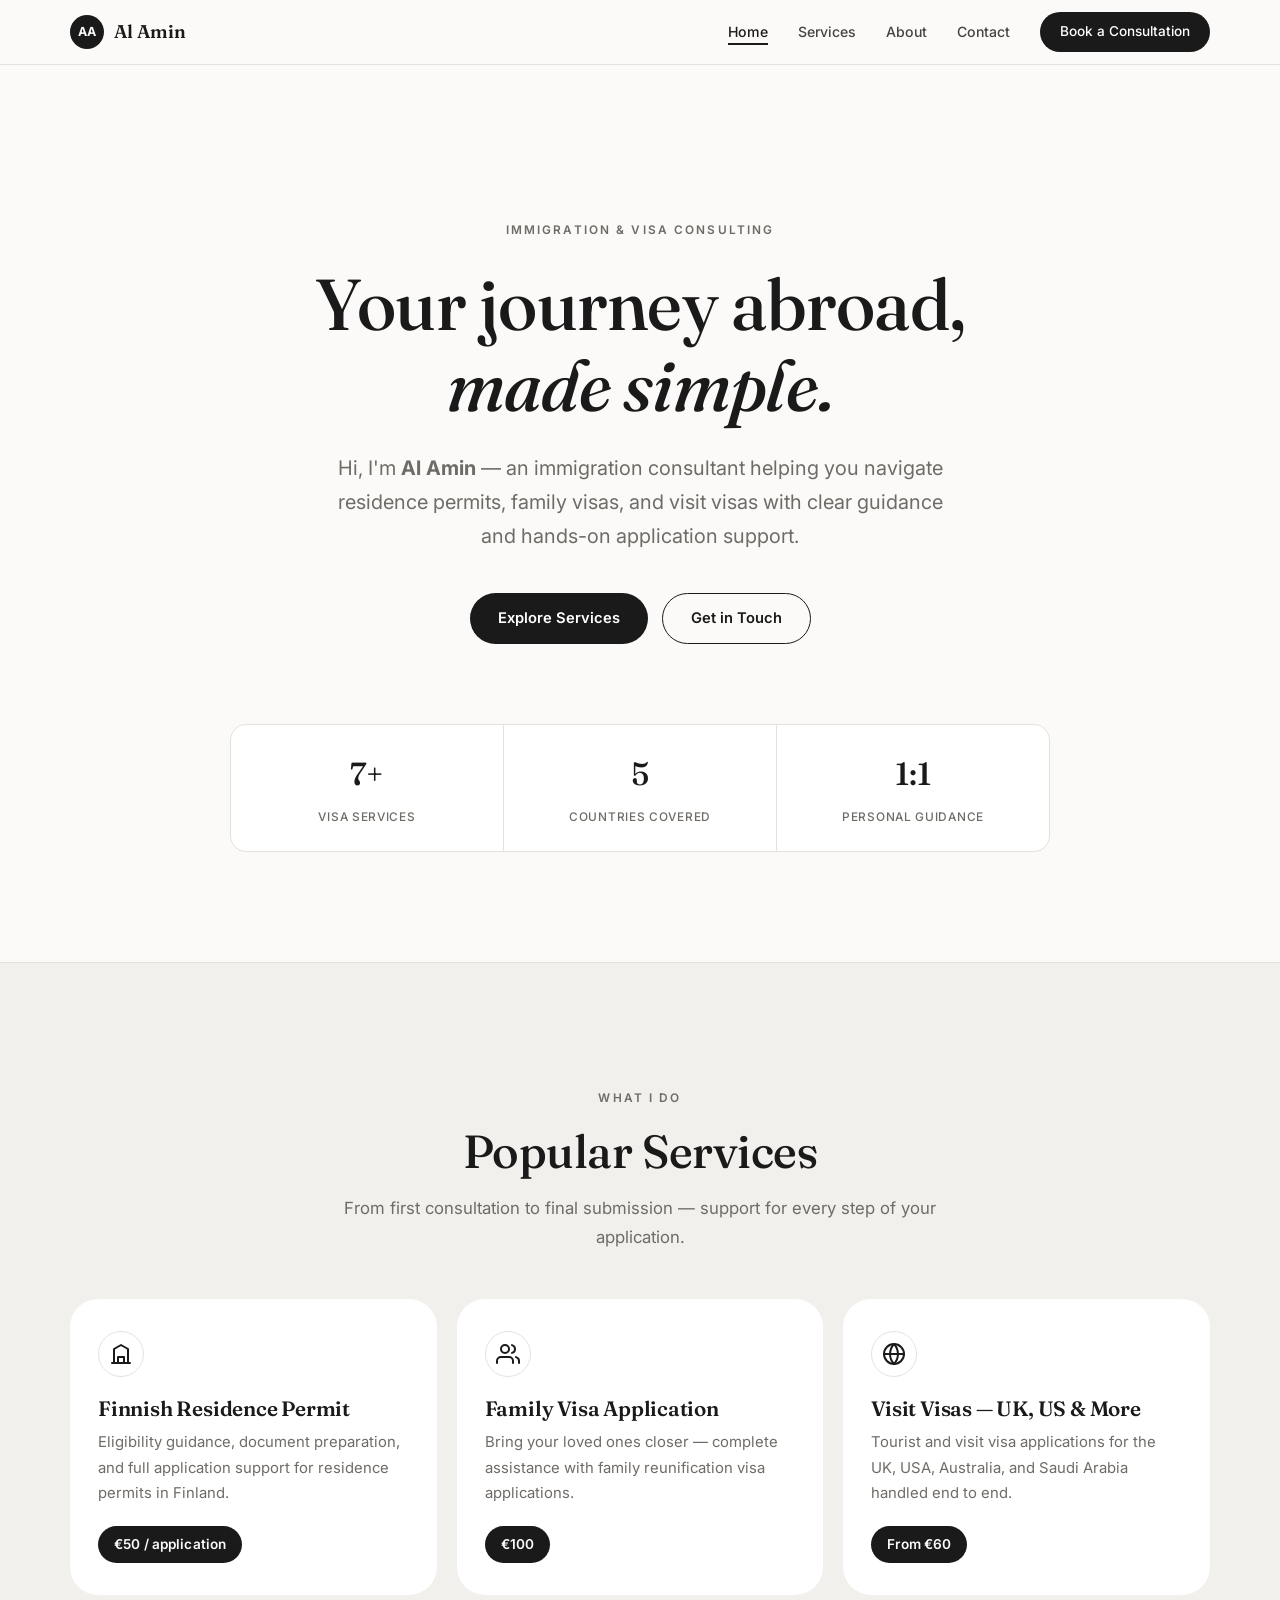
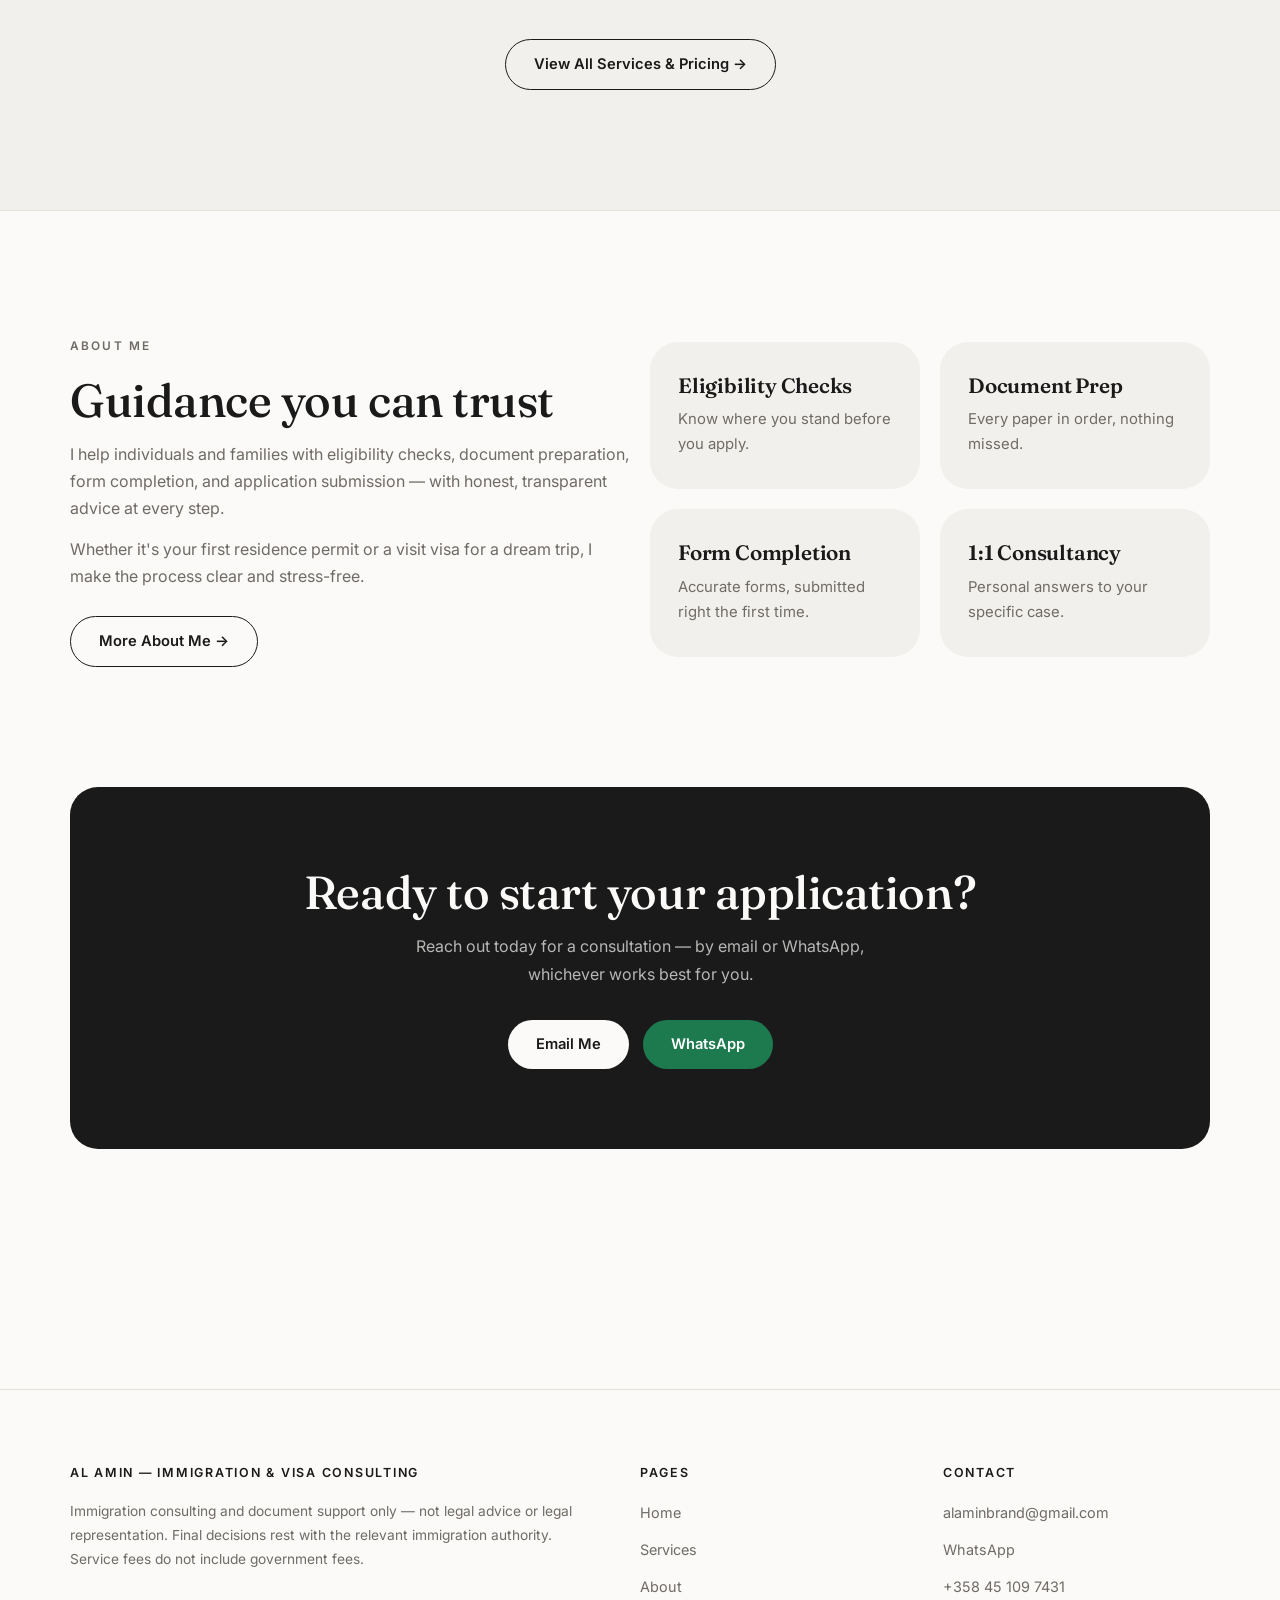
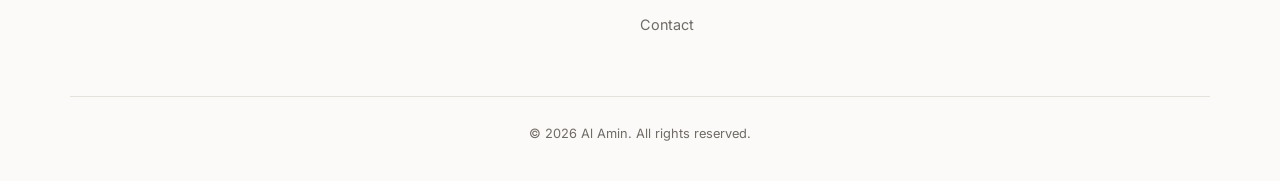
<file: index.html>
<!DOCTYPE html>
<html lang="en">
<head>
    <meta charset="UTF-8">
    <meta name="viewport" content="width=device-width, initial-scale=1.0">
    <title>Al Amin | Immigration & Visa Consultant</title>
    <meta name="description" content="Al Amin — Immigration & visa consulting: Finnish residence permits, family visas, UK/US/Australia visit visas, Saudi eVisa, and expert immigration guidance.">
    <link rel="preconnect" href="https://fonts.googleapis.com">
    <link rel="preconnect" href="https://fonts.gstatic.com" crossorigin>
    <link href="https://fonts.googleapis.com/css2?family=Inter:wght@400;500;600&family=Fraunces:ital,opsz,wght@0,9..144,500;0,9..144,600;1,9..144,500&display=swap" rel="stylesheet">
    <link rel="stylesheet" href="css/style.css?v=2">
</head>
<body>

    <!-- Navigation -->
    <nav class="nav">
        <div class="container nav-inner">
            <a href="index.html" class="brand"><span class="brand-mark">AA</span> Al Amin</a>
            <ul class="nav-links">
                <li><a href="index.html" class="active">Home</a></li>
                <li><a href="services.html">Services</a></li>
                <li><a href="about.html">About</a></li>
                <li><a href="contact.html">Contact</a></li>
                <li class="nav-cta"><a href="contact.html" class="btn btn-primary">Book a Consultation</a></li>
            </ul>
            <button class="nav-toggle" aria-label="Toggle menu" aria-expanded="false">
                <span></span><span></span><span></span>
            </button>
        </div>
        <div class="mobile-menu">
            <div class="container">
                <ul>
                    <li><a href="index.html" class="active">Home</a></li>
                    <li><a href="services.html">Services</a></li>
                    <li><a href="about.html">About</a></li>
                    <li><a href="contact.html">Contact</a></li>
                </ul>
            </div>
        </div>
    </nav>

    <!-- Hero -->
    <header class="hero">
        <div class="container hero-inner">
            <span class="section-kicker">Immigration &amp; Visa Consulting</span>
            <h1>Your journey abroad,<br><span class="grad-text">made simple.</span></h1>
            <p class="lead">Hi, I'm <strong>Al Amin</strong> — an immigration consultant helping you navigate residence permits, family visas, and visit visas with clear guidance and hands-on application support.</p>
            <div class="hero-actions">
                <a href="services.html" class="btn btn-primary">Explore Services</a>
                <a href="contact.html" class="btn btn-outline">Get in Touch</a>
            </div>
            <div class="hero-stats">
                <div class="stat"><strong>7+</strong><span>Visa Services</span></div>
                <div class="stat"><strong>5</strong><span>Countries Covered</span></div>
                <div class="stat"><strong>1:1</strong><span>Personal Guidance</span></div>
            </div>
        </div>
    </header>

    <!-- Services teaser -->
    <section class="section-alt">
        <div class="container">
            <div class="section-head center reveal">
                <span class="section-kicker">What I Do</span>
                <h2>Popular Services</h2>
                <p>From first consultation to final submission — support for every step of your application.</p>
            </div>
            <div class="grid grid-3">
                <div class="card reveal">
                    <div class="card-icon">
                        <svg xmlns="http://www.w3.org/2000/svg" width="24" height="24" viewBox="0 0 24 24" fill="none" stroke="currentColor" stroke-width="2" stroke-linecap="round" stroke-linejoin="round"><path d="M3 21h18"/><path d="M5 21V7l7-4 7 4v14"/><path d="M9 21v-6h6v6"/></svg>
                    </div>
                    <h3>Finnish Residence Permit</h3>
                    <p>Eligibility guidance, document preparation, and full application support for residence permits in Finland.</p>
                    <span class="price-badge">€50 / application</span>
                </div>
                <div class="card reveal">
                    <div class="card-icon">
                        <svg xmlns="http://www.w3.org/2000/svg" width="24" height="24" viewBox="0 0 24 24" fill="none" stroke="currentColor" stroke-width="2" stroke-linecap="round" stroke-linejoin="round"><path d="M17 21v-2a4 4 0 0 0-4-4H5a4 4 0 0 0-4 4v2"/><circle cx="9" cy="7" r="4"/><path d="M23 21v-2a4 4 0 0 0-3-3.87"/><path d="M16 3.13a4 4 0 0 1 0 7.75"/></svg>
                    </div>
                    <h3>Family Visa Application</h3>
                    <p>Bring your loved ones closer — complete assistance with family reunification visa applications.</p>
                    <span class="price-badge">€100</span>
                </div>
                <div class="card reveal">
                    <div class="card-icon">
                        <svg xmlns="http://www.w3.org/2000/svg" width="24" height="24" viewBox="0 0 24 24" fill="none" stroke="currentColor" stroke-width="2" stroke-linecap="round" stroke-linejoin="round"><circle cx="12" cy="12" r="10"/><path d="M2 12h20"/><path d="M12 2a15.3 15.3 0 0 1 4 10 15.3 15.3 0 0 1-4 10 15.3 15.3 0 0 1-4-10 15.3 15.3 0 0 1 4-10z"/></svg>
                    </div>
                    <h3>Visit Visas — UK, US &amp; More</h3>
                    <p>Tourist and visit visa applications for the UK, USA, Australia, and Saudi Arabia handled end to end.</p>
                    <span class="price-badge">From €60</span>
                </div>
            </div>
            <div class="view-all reveal">
                <a href="services.html" class="btn btn-outline">View All Services &amp; Pricing →</a>
            </div>
        </div>
    </section>

    <!-- About teaser -->
    <section>
        <div class="container">
            <div class="grid grid-2 grid-center">
                <div class="reveal">
                    <span class="section-kicker">About Me</span>
                    <h2>Guidance you can trust</h2>
                    <p class="muted">I help individuals and families with eligibility checks, document preparation, form completion, and application submission — with honest, transparent advice at every step.</p>
                    <p class="muted">Whether it's your first residence permit or a visit visa for a dream trip, I make the process clear and stress-free.</p>
                    <div class="mt-26">
                        <a href="about.html" class="btn btn-outline">More About Me →</a>
                    </div>
                </div>
                <div class="grid grid-2 reveal">
                    <div class="card"><h3>Eligibility Checks</h3><p>Know where you stand before you apply.</p></div>
                    <div class="card"><h3>Document Prep</h3><p>Every paper in order, nothing missed.</p></div>
                    <div class="card"><h3>Form Completion</h3><p>Accurate forms, submitted right the first time.</p></div>
                    <div class="card"><h3>1:1 Consultancy</h3><p>Personal answers to your specific case.</p></div>
                </div>
            </div>
        </div>
    </section>

    <!-- CTA -->
    <section class="section-flush-top">
        <div class="container">
            <div class="cta-band reveal">
                <h2>Ready to start your application?</h2>
                <p>Reach out today for a consultation — by email or WhatsApp, whichever works best for you.</p>
                <div class="hero-actions">
                    <a href="mailto:alaminbrand@gmail.com" class="btn btn-primary">Email Me</a>
                    <a href="https://wa.me/358451097431" target="_blank" rel="noopener" class="btn btn-whatsapp">WhatsApp</a>
                </div>
            </div>
        </div>
    </section>

    <!-- Footer -->
    <footer>
        <div class="container">
            <div class="footer-grid">
                <div>
                    <h4>Al Amin — Immigration &amp; Visa Consulting</h4>
                    <p>Immigration consulting and document support only — not legal advice or legal representation. Final decisions rest with the relevant immigration authority. Service fees do not include government fees.</p>
                </div>
                <div>
                    <h4>Pages</h4>
                    <ul>
                        <li><a href="index.html">Home</a></li>
                        <li><a href="services.html">Services</a></li>
                        <li><a href="about.html">About</a></li>
                        <li><a href="contact.html">Contact</a></li>
                    </ul>
                </div>
                <div>
                    <h4>Contact</h4>
                    <ul>
                        <li><a href="mailto:alaminbrand@gmail.com">alaminbrand@gmail.com</a></li>
                        <li><a href="https://wa.me/358451097431" target="_blank" rel="noopener">WhatsApp</a></li>
                        <li><a href="tel:+358451097431">+358 45 109 7431</a></li>
                    </ul>
                </div>
            </div>
            <div class="footer-bottom">
                <p>&copy; 2026 Al Amin. All rights reserved.</p>
            </div>
        </div>
    </footer>

    <script src="js/main.js"></script>
</body>
</html>
</file>
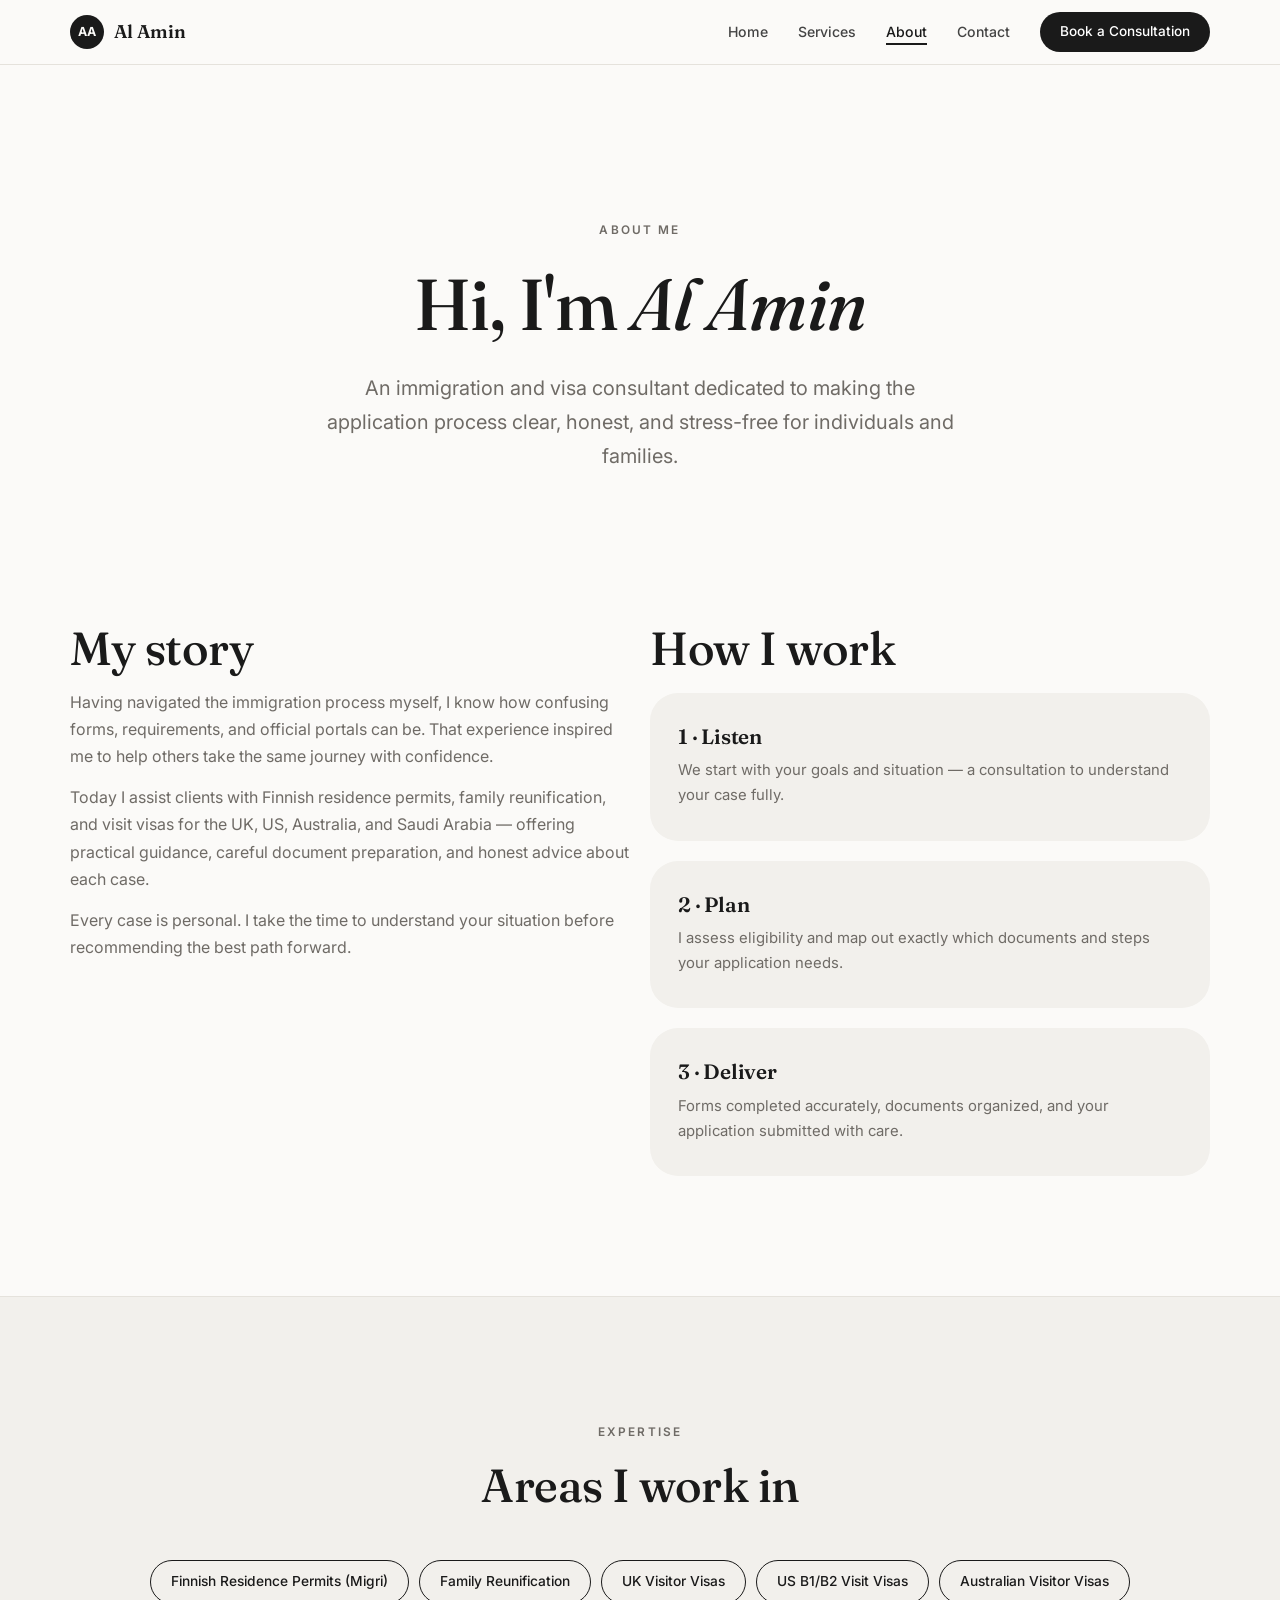
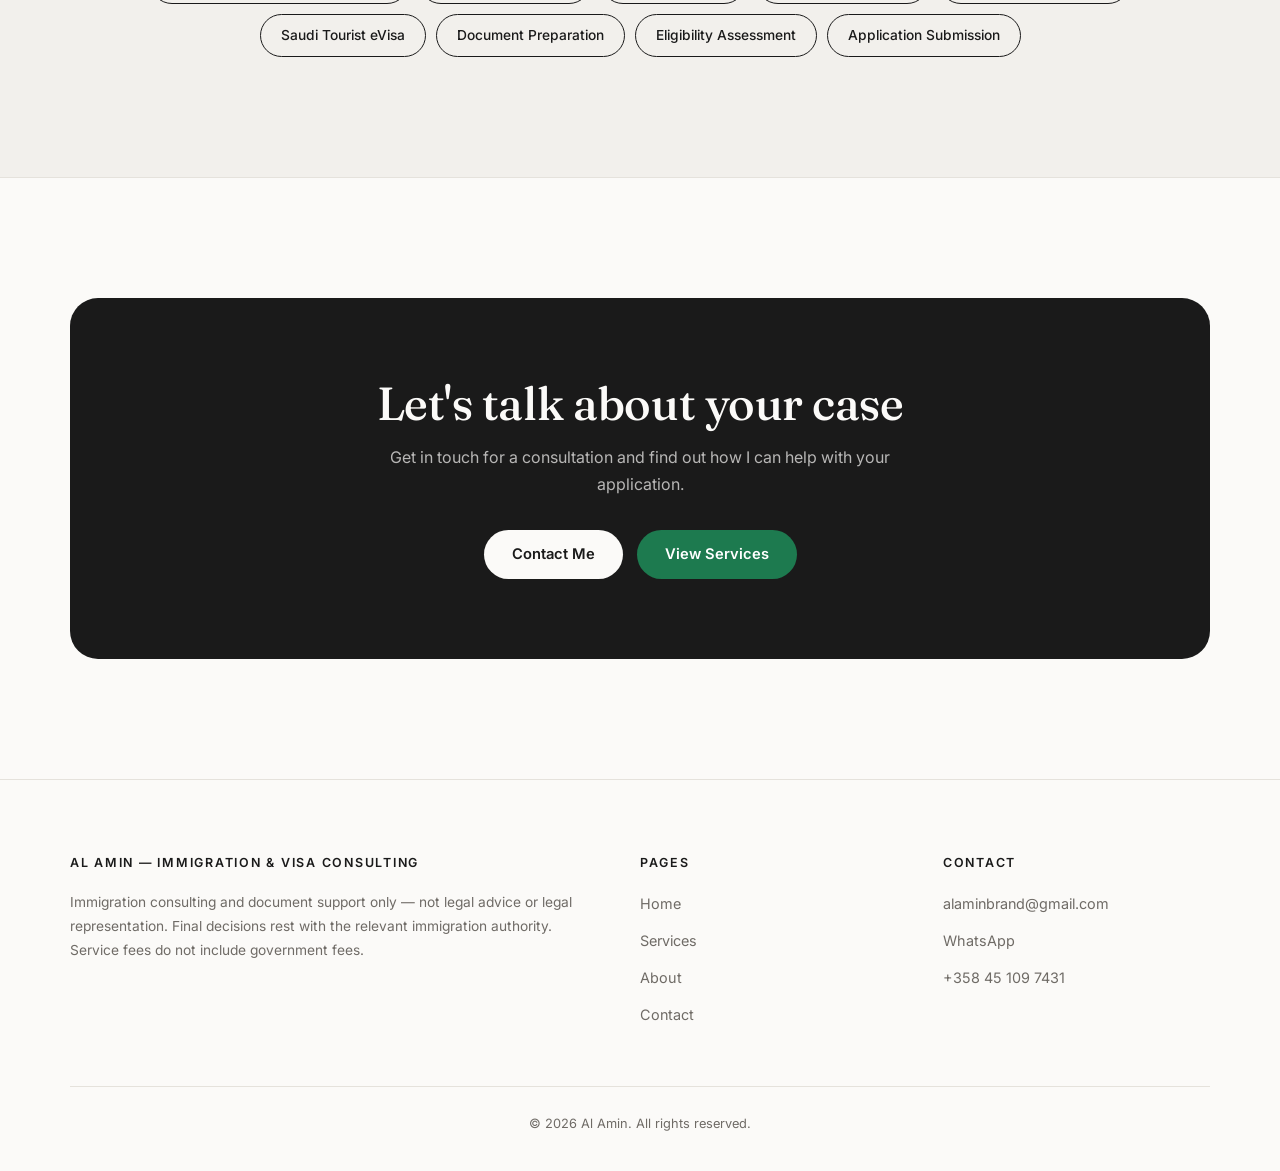
<file: about.html>
<!DOCTYPE html>
<html lang="en">
<head>
    <meta charset="UTF-8">
    <meta name="viewport" content="width=device-width, initial-scale=1.0">
    <title>About | Al Amin — Immigration & Visa Consultant</title>
    <meta name="description" content="About Al Amin — immigration and visa consultant helping individuals and families with residence permits, family visas, and visit visa applications.">
    <link rel="preconnect" href="https://fonts.googleapis.com">
    <link rel="preconnect" href="https://fonts.gstatic.com" crossorigin>
    <link href="https://fonts.googleapis.com/css2?family=Inter:wght@400;500;600&family=Fraunces:ital,opsz,wght@0,9..144,500;0,9..144,600;1,9..144,500&display=swap" rel="stylesheet">
    <link rel="stylesheet" href="css/style.css?v=2">
</head>
<body>

    <!-- Navigation -->
    <nav class="nav">
        <div class="container nav-inner">
            <a href="index.html" class="brand"><span class="brand-mark">AA</span> Al Amin</a>
            <ul class="nav-links">
                <li><a href="index.html">Home</a></li>
                <li><a href="services.html">Services</a></li>
                <li><a href="about.html" class="active">About</a></li>
                <li><a href="contact.html">Contact</a></li>
                <li class="nav-cta"><a href="contact.html" class="btn btn-primary">Book a Consultation</a></li>
            </ul>
            <button class="nav-toggle" aria-label="Toggle menu" aria-expanded="false">
                <span></span><span></span><span></span>
            </button>
        </div>
        <div class="mobile-menu">
            <div class="container">
                <ul>
                    <li><a href="index.html">Home</a></li>
                    <li><a href="services.html">Services</a></li>
                    <li><a href="about.html" class="active">About</a></li>
                    <li><a href="contact.html">Contact</a></li>
                </ul>
            </div>
        </div>
    </nav>

    <!-- Page hero -->
    <header class="hero hero-compact">
        <div class="container hero-inner">
            <span class="section-kicker">About Me</span>
            <h1>Hi, I'm <span class="grad-text">Al Amin</span></h1>
            <p class="lead">An immigration and visa consultant dedicated to making the application process clear, honest, and stress-free for individuals and families.</p>
        </div>
    </header>

    <!-- Bio -->
    <section class="section-flush-top">
        <div class="container">
            <div class="grid grid-2 grid-start">
                <div class="reveal">
                    <h2>My story</h2>
                    <!-- TODO: Replace with your real bio -->
                    <p class="muted">Having navigated the immigration process myself, I know how confusing forms, requirements, and official portals can be. That experience inspired me to help others take the same journey with confidence.</p>
                    <p class="muted">Today I assist clients with Finnish residence permits, family reunification, and visit visas for the UK, US, Australia, and Saudi Arabia — offering practical guidance, careful document preparation, and honest advice about each case.</p>
                    <p class="muted">Every case is personal. I take the time to understand your situation before recommending the best path forward.</p>
                </div>
                <div class="reveal">
                    <h2>How I work</h2>
                    <div class="grid mt-18">
                        <div class="card"><h3>1 · Listen</h3><p>We start with your goals and situation — a consultation to understand your case fully.</p></div>
                        <div class="card"><h3>2 · Plan</h3><p>I assess eligibility and map out exactly which documents and steps your application needs.</p></div>
                        <div class="card"><h3>3 · Deliver</h3><p>Forms completed accurately, documents organized, and your application submitted with care.</p></div>
                    </div>
                </div>
            </div>
        </div>
    </section>

    <!-- Expertise -->
    <section class="section-alt">
        <div class="container">
            <div class="section-head center reveal">
                <span class="section-kicker">Expertise</span>
                <h2>Areas I work in</h2>
            </div>
            <div class="pills reveal pills-center">
                <span class="pill">Finnish Residence Permits (Migri)</span>
                <span class="pill">Family Reunification</span>
                <span class="pill">UK Visitor Visas</span>
                <span class="pill">US B1/B2 Visit Visas</span>
                <span class="pill">Australian Visitor Visas</span>
                <span class="pill">Saudi Tourist eVisa</span>
                <span class="pill">Document Preparation</span>
                <span class="pill">Eligibility Assessment</span>
                <span class="pill">Application Submission</span>
            </div>
        </div>
    </section>

    <!-- CTA -->
    <section>
        <div class="container">
            <div class="cta-band reveal">
                <h2>Let's talk about your case</h2>
                <p>Get in touch for a consultation and find out how I can help with your application.</p>
                <div class="hero-actions">
                    <a href="contact.html" class="btn btn-primary">Contact Me</a>
                    <a href="services.html" class="btn btn-whatsapp">View Services</a>
                </div>
            </div>
        </div>
    </section>

    <!-- Footer -->
    <footer class="footer-flush">
        <div class="container">
            <div class="footer-grid">
                <div>
                    <h4>Al Amin — Immigration &amp; Visa Consulting</h4>
                    <p>Immigration consulting and document support only — not legal advice or legal representation. Final decisions rest with the relevant immigration authority. Service fees do not include government fees.</p>
                </div>
                <div>
                    <h4>Pages</h4>
                    <ul>
                        <li><a href="index.html">Home</a></li>
                        <li><a href="services.html">Services</a></li>
                        <li><a href="about.html">About</a></li>
                        <li><a href="contact.html">Contact</a></li>
                    </ul>
                </div>
                <div>
                    <h4>Contact</h4>
                    <ul>
                        <li><a href="mailto:alaminbrand@gmail.com">alaminbrand@gmail.com</a></li>
                        <li><a href="https://wa.me/358451097431" target="_blank" rel="noopener">WhatsApp</a></li>
                        <li><a href="tel:+358451097431">+358 45 109 7431</a></li>
                    </ul>
                </div>
            </div>
            <div class="footer-bottom">
                <p>&copy; 2026 Al Amin. All rights reserved.</p>
            </div>
        </div>
    </footer>

    <script src="js/main.js"></script>
</body>
</html>
</file>
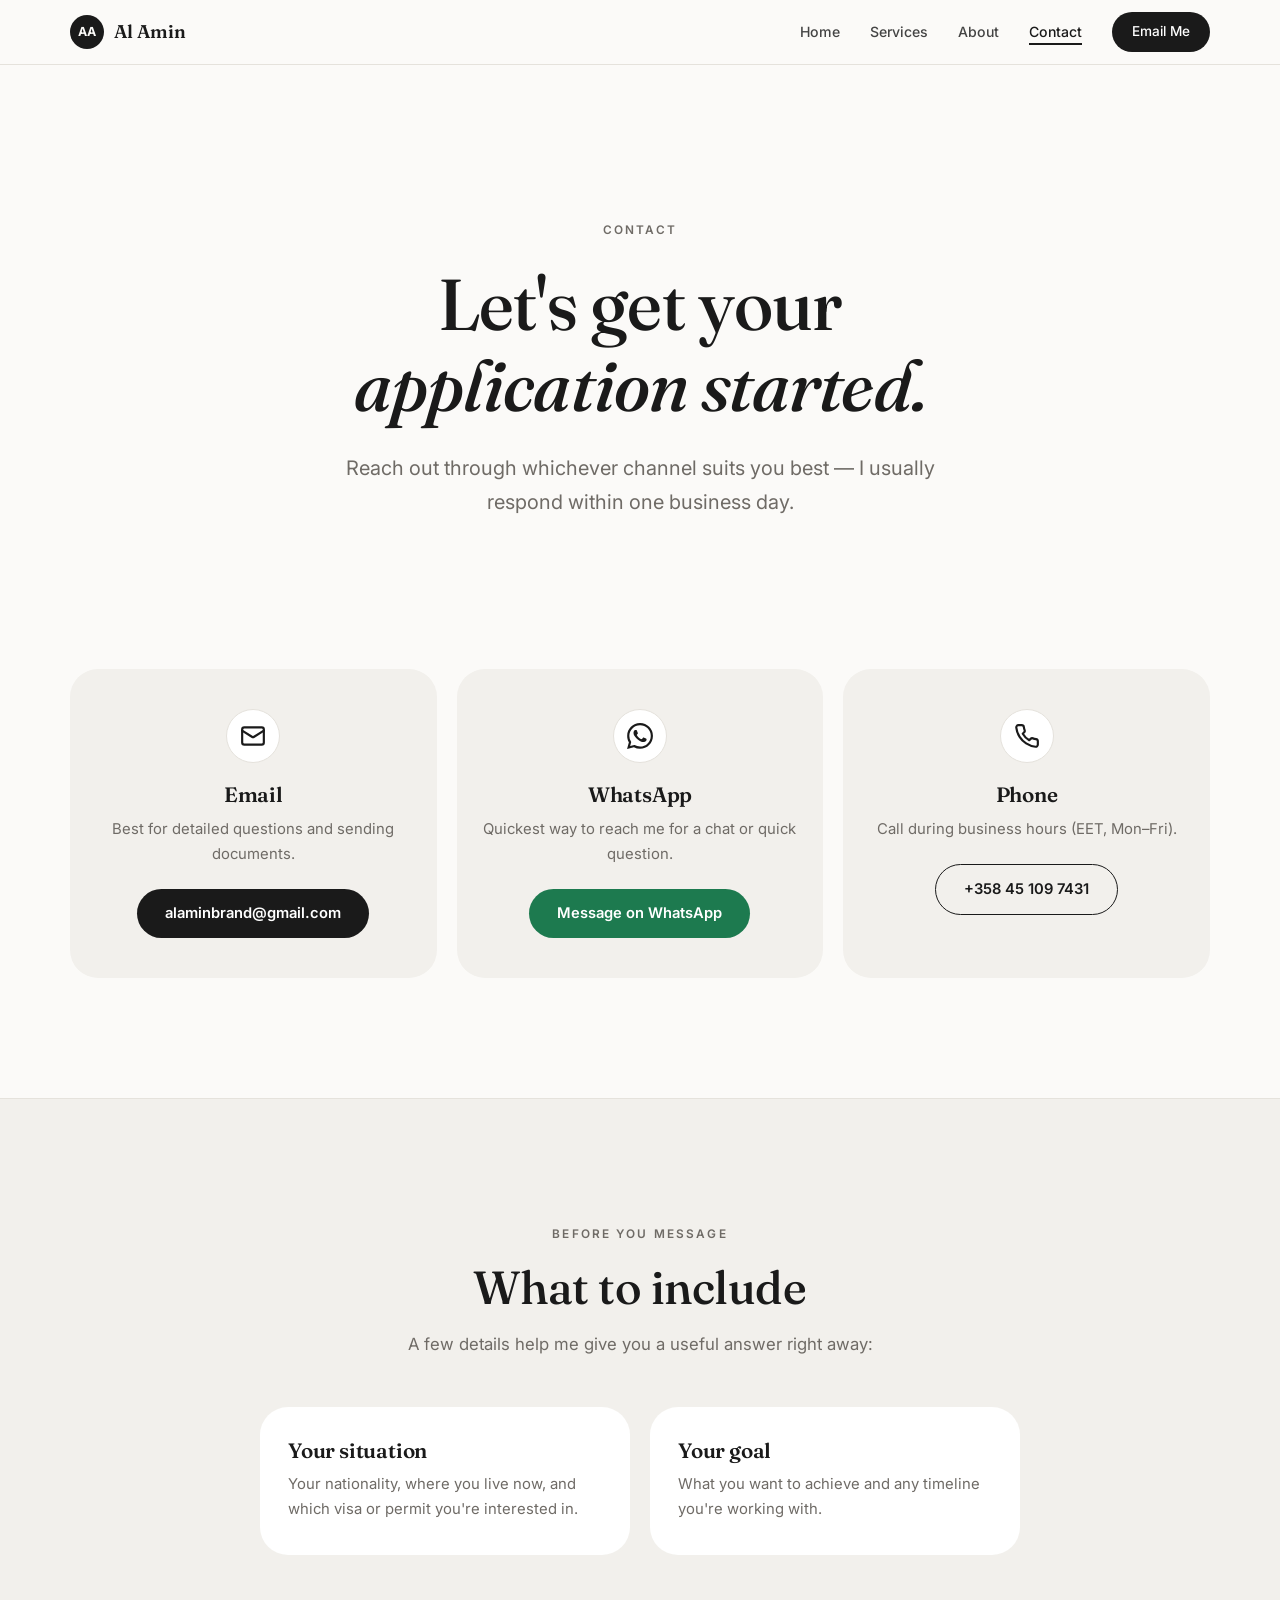
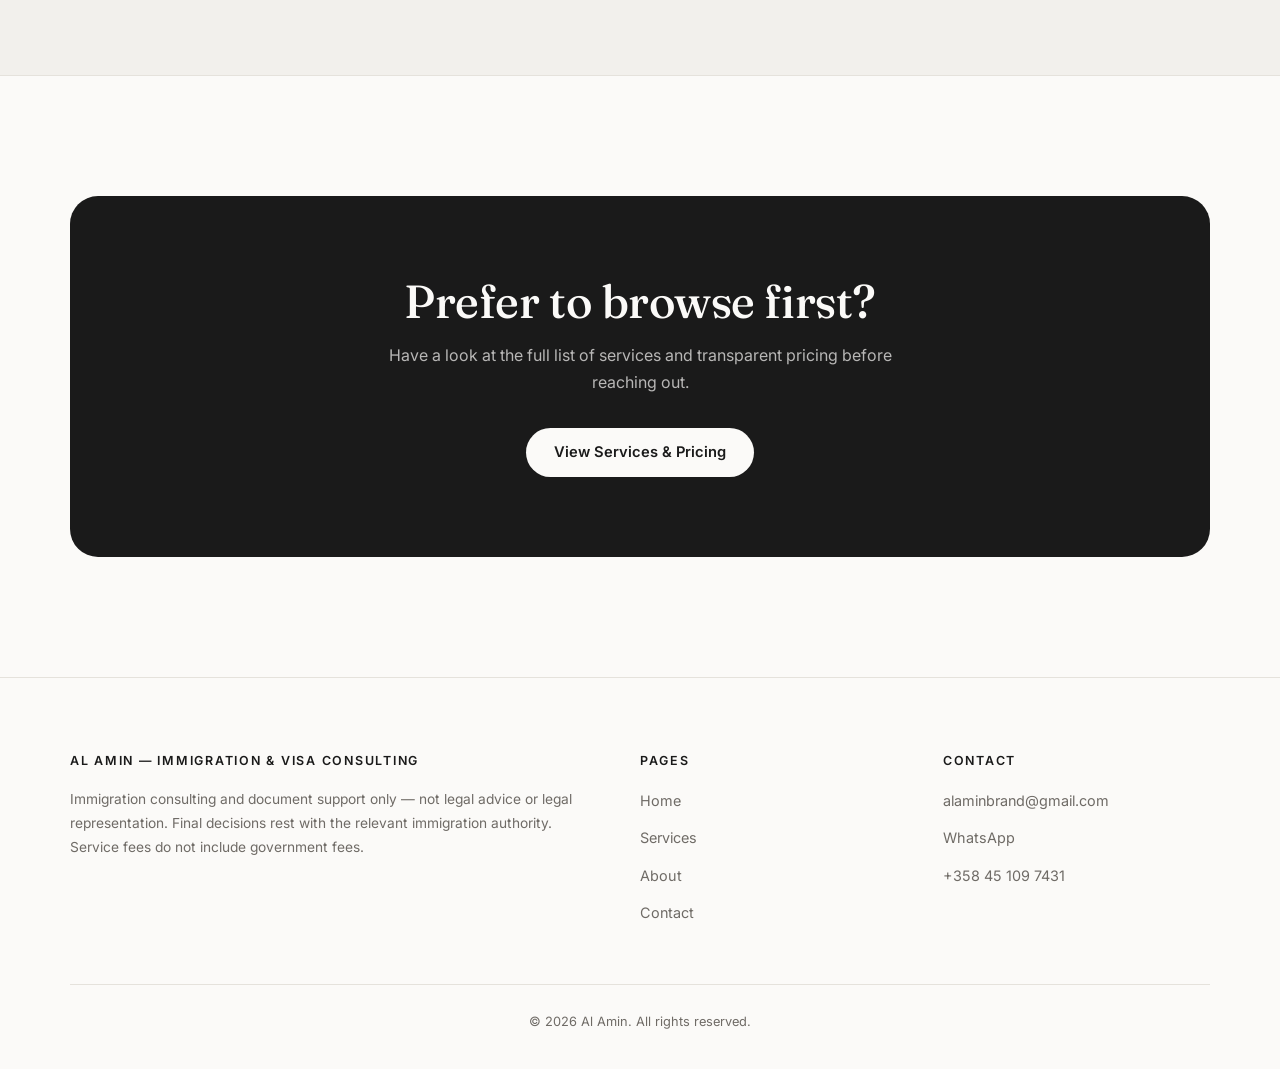
<file: contact.html>
<!DOCTYPE html>
<html lang="en">
<head>
    <meta charset="UTF-8">
    <meta name="viewport" content="width=device-width, initial-scale=1.0">
    <title>Contact | Al Amin — Immigration & Visa Consultant</title>
    <meta name="description" content="Contact Al Amin for immigration and visa consulting — reach out by email, WhatsApp, or phone to book a consultation.">
    <link rel="preconnect" href="https://fonts.googleapis.com">
    <link rel="preconnect" href="https://fonts.gstatic.com" crossorigin>
    <link href="https://fonts.googleapis.com/css2?family=Inter:wght@400;500;600&family=Fraunces:ital,opsz,wght@0,9..144,500;0,9..144,600;1,9..144,500&display=swap" rel="stylesheet">
    <link rel="stylesheet" href="css/style.css?v=2">
</head>
<body>

    <!-- Navigation -->
    <nav class="nav">
        <div class="container nav-inner">
            <a href="index.html" class="brand"><span class="brand-mark">AA</span> Al Amin</a>
            <ul class="nav-links">
                <li><a href="index.html">Home</a></li>
                <li><a href="services.html">Services</a></li>
                <li><a href="about.html">About</a></li>
                <li><a href="contact.html" class="active">Contact</a></li>
                <li class="nav-cta"><a href="mailto:alaminbrand@gmail.com" class="btn btn-primary">Email Me</a></li>
            </ul>
            <button class="nav-toggle" aria-label="Toggle menu" aria-expanded="false">
                <span></span><span></span><span></span>
            </button>
        </div>
        <div class="mobile-menu">
            <div class="container">
                <ul>
                    <li><a href="index.html">Home</a></li>
                    <li><a href="services.html">Services</a></li>
                    <li><a href="about.html">About</a></li>
                    <li><a href="contact.html" class="active">Contact</a></li>
                </ul>
            </div>
        </div>
    </nav>

    <!-- Page hero -->
    <header class="hero hero-compact">
        <div class="container hero-inner">
            <span class="section-kicker">Contact</span>
            <h1>Let's get your<br><span class="grad-text">application started.</span></h1>
            <p class="lead">Reach out through whichever channel suits you best — I usually respond within one business day.</p>
        </div>
    </header>

    <!-- Contact cards -->
    <section class="section-flush-top">
        <div class="container">
            <div class="grid grid-3">
                <div class="card contact-card reveal">
                    <div class="card-icon">
                        <svg xmlns="http://www.w3.org/2000/svg" width="26" height="26" viewBox="0 0 24 24" fill="none" stroke="currentColor" stroke-width="2" stroke-linecap="round" stroke-linejoin="round"><rect x="2" y="4" width="20" height="16" rx="2"/><path d="m22 7-8.97 5.7a1.94 1.94 0 0 1-2.06 0L2 7"/></svg>
                    </div>
                    <h3>Email</h3>
                    <p>Best for detailed questions and sending documents.</p>
                    <a href="mailto:alaminbrand@gmail.com" class="btn btn-primary">alaminbrand@gmail.com</a>
                </div>
                <div class="card contact-card reveal">
                    <div class="card-icon card-icon-green">
                        <svg xmlns="http://www.w3.org/2000/svg" width="26" height="26" viewBox="0 0 24 24" fill="currentColor"><path d="M17.472 14.382c-.297-.149-1.758-.867-2.03-.967-.273-.099-.471-.148-.67.15-.197.297-.767.966-.94 1.164-.173.199-.347.223-.644.075-.297-.15-1.255-.463-2.39-1.475-.883-.788-1.48-1.761-1.653-2.059-.173-.297-.018-.458.13-.606.134-.133.297-.347.446-.52.149-.174.198-.298.298-.497.099-.198.05-.371-.025-.52-.075-.149-.669-1.612-.916-2.207-.242-.579-.487-.5-.669-.51-.173-.008-.371-.01-.57-.01-.198 0-.52.074-.792.372-.272.297-1.04 1.016-1.04 2.479 0 1.462 1.065 2.875 1.213 3.074.149.198 2.096 3.2 5.077 4.487.709.306 1.262.489 1.694.625.712.227 1.36.195 1.871.118.571-.085 1.758-.719 2.006-1.413.248-.694.248-1.289.173-1.413-.074-.124-.272-.198-.57-.347m-5.421 7.403h-.004a9.87 9.87 0 0 1-5.031-1.378l-.361-.214-3.741.982.998-3.648-.235-.374a9.86 9.86 0 0 1-1.51-5.26c.001-5.45 4.436-9.884 9.888-9.884 2.64 0 5.122 1.03 6.988 2.898a9.825 9.825 0 0 1 2.893 6.994c-.003 5.45-4.437 9.884-9.885 9.884m8.413-18.297A11.815 11.815 0 0 0 12.05 0C5.495 0 .16 5.335.157 11.892c0 2.096.547 4.142 1.588 5.945L.057 24l6.305-1.654a11.882 11.882 0 0 0 5.683 1.448h.005c6.554 0 11.89-5.335 11.893-11.893a11.821 11.821 0 0 0-3.48-8.413Z"/></svg>
                    </div>
                    <h3>WhatsApp</h3>
                    <p>Quickest way to reach me for a chat or quick question.</p>
                    <a href="https://wa.me/358451097431" target="_blank" rel="noopener" class="btn btn-whatsapp">Message on WhatsApp</a>
                </div>
                <div class="card contact-card reveal">
                    <div class="card-icon">
                        <svg xmlns="http://www.w3.org/2000/svg" width="26" height="26" viewBox="0 0 24 24" fill="none" stroke="currentColor" stroke-width="2" stroke-linecap="round" stroke-linejoin="round"><path d="M22 16.92v3a2 2 0 0 1-2.18 2 19.79 19.79 0 0 1-8.63-3.07 19.5 19.5 0 0 1-6-6 19.79 19.79 0 0 1-3.07-8.67A2 2 0 0 1 4.11 2h3a2 2 0 0 1 2 1.72c.127.96.361 1.903.7 2.81a2 2 0 0 1-.45 2.11L8.09 9.91a16 16 0 0 0 6 6l1.27-1.27a2 2 0 0 1 2.11-.45c.907.339 1.85.573 2.81.7A2 2 0 0 1 22 16.92z"/></svg>
                    </div>
                    <h3>Phone</h3>
                    <p>Call during business hours (EET, Mon–Fri).</p>
                    <a href="tel:+358451097431" class="btn btn-outline">+358 45 109 7431</a>
                </div>
            </div>
        </div>
    </section>

    <!-- What to include -->
    <section class="section-alt">
        <div class="container">
            <div class="section-head center reveal">
                <span class="section-kicker">Before You Message</span>
                <h2>What to include</h2>
                <p>A few details help me give you a useful answer right away:</p>
            </div>
            <div class="grid grid-2 grid-narrow">
                <div class="card reveal"><h3>Your situation</h3><p>Your nationality, where you live now, and which visa or permit you're interested in.</p></div>
                <div class="card reveal"><h3>Your goal</h3><p>What you want to achieve and any timeline you're working with.</p></div>
            </div>
        </div>
    </section>

    <!-- CTA -->
    <section>
        <div class="container">
            <div class="cta-band reveal">
                <h2>Prefer to browse first?</h2>
                <p>Have a look at the full list of services and transparent pricing before reaching out.</p>
                <div class="hero-actions">
                    <a href="services.html" class="btn btn-primary">View Services &amp; Pricing</a>
                </div>
            </div>
        </div>
    </section>

    <!-- Footer -->
    <footer class="footer-flush">
        <div class="container">
            <div class="footer-grid">
                <div>
                    <h4>Al Amin — Immigration &amp; Visa Consulting</h4>
                    <p>Immigration consulting and document support only — not legal advice or legal representation. Final decisions rest with the relevant immigration authority. Service fees do not include government fees.</p>
                </div>
                <div>
                    <h4>Pages</h4>
                    <ul>
                        <li><a href="index.html">Home</a></li>
                        <li><a href="services.html">Services</a></li>
                        <li><a href="about.html">About</a></li>
                        <li><a href="contact.html">Contact</a></li>
                    </ul>
                </div>
                <div>
                    <h4>Contact</h4>
                    <ul>
                        <li><a href="mailto:alaminbrand@gmail.com">alaminbrand@gmail.com</a></li>
                        <li><a href="https://wa.me/358451097431" target="_blank" rel="noopener">WhatsApp</a></li>
                        <li><a href="tel:+358451097431">+358 45 109 7431</a></li>
                    </ul>
                </div>
            </div>
            <div class="footer-bottom">
                <p>&copy; 2026 Al Amin. All rights reserved.</p>
            </div>
        </div>
    </footer>

    <script src="js/main.js"></script>
</body>
</html>
</file>
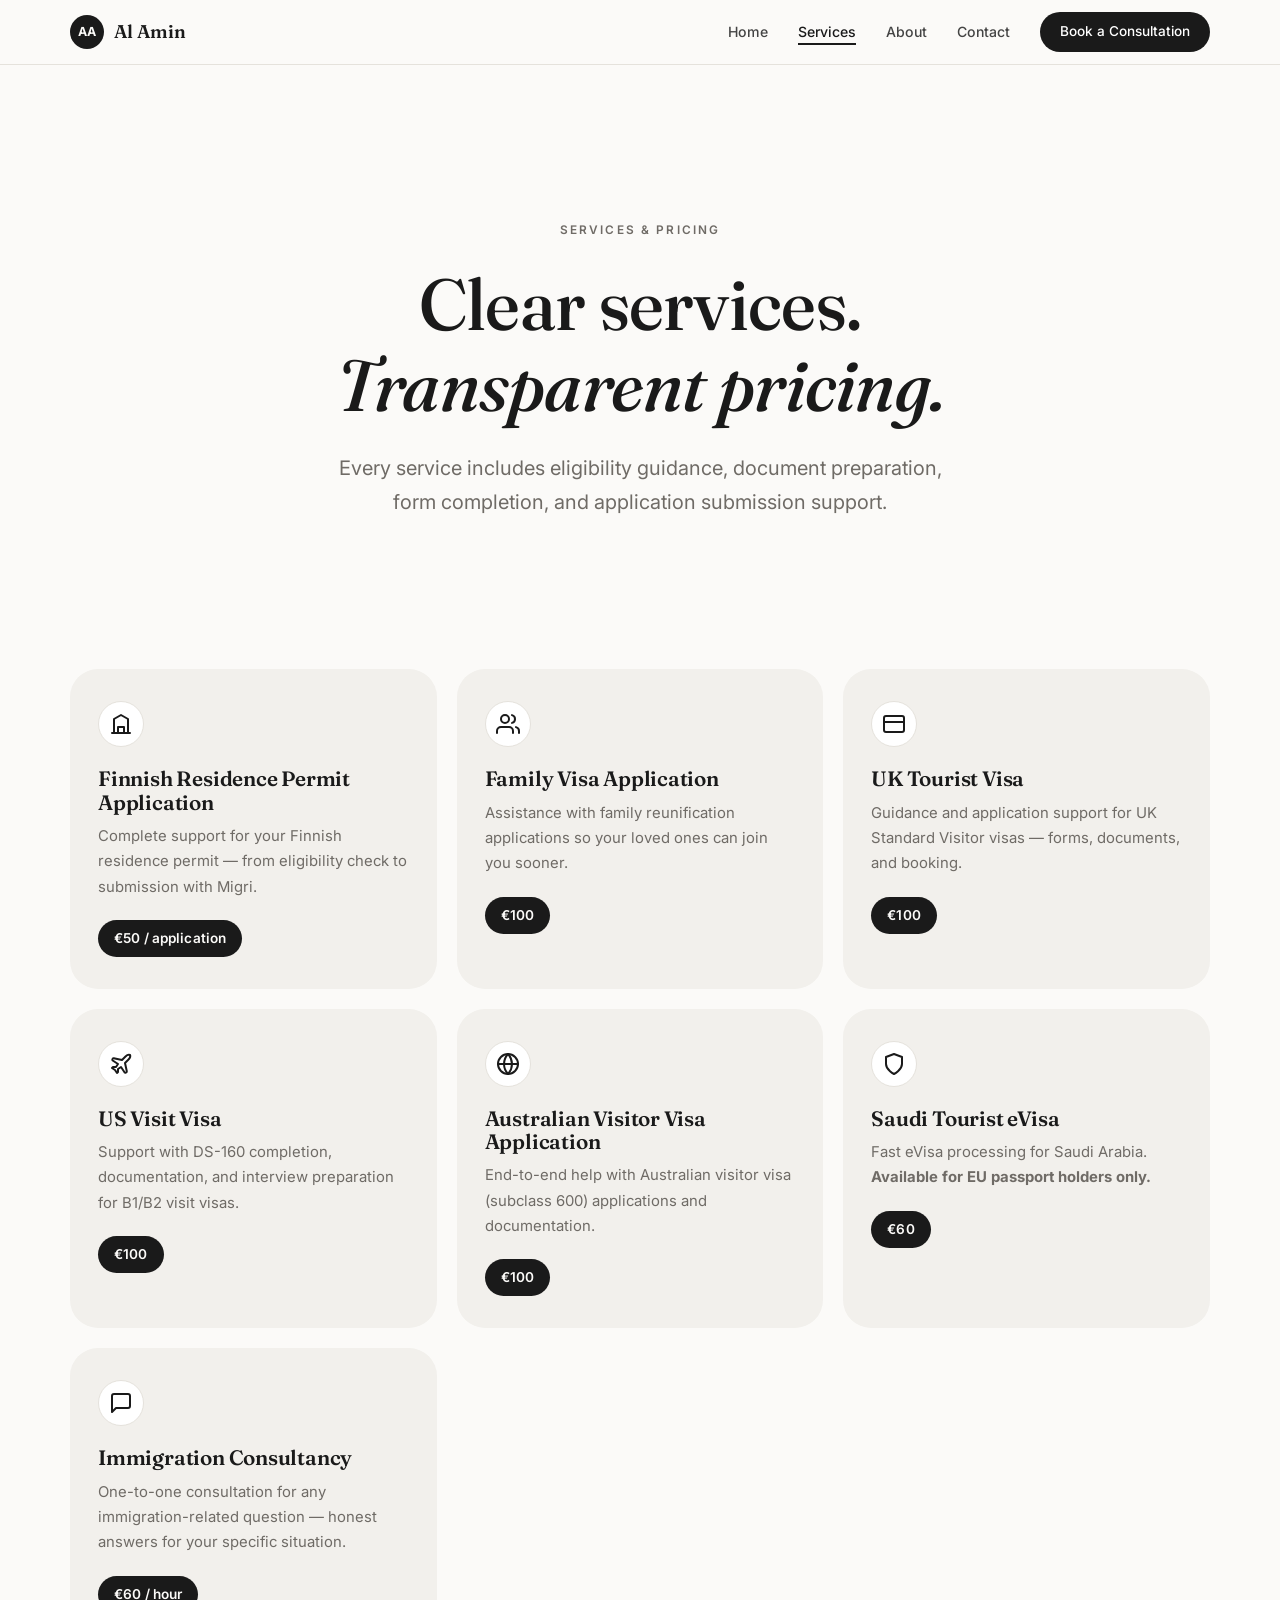
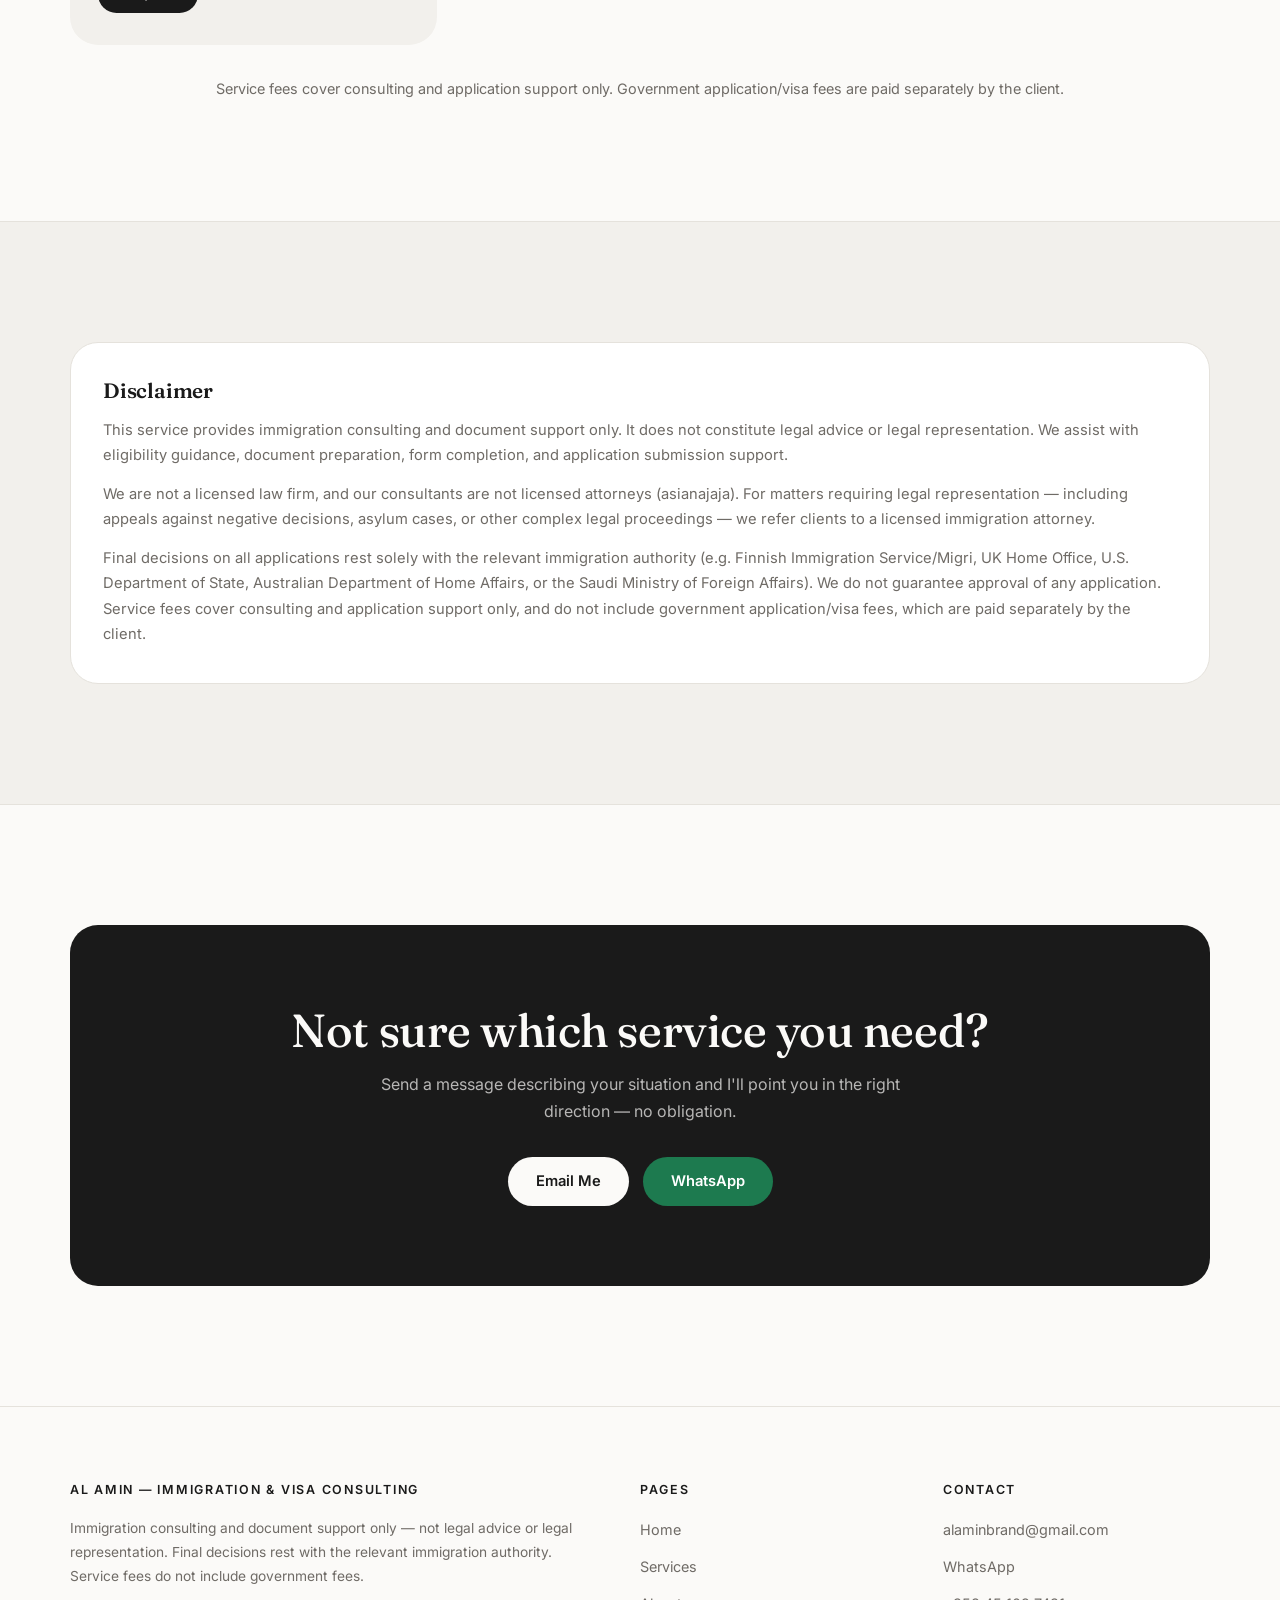
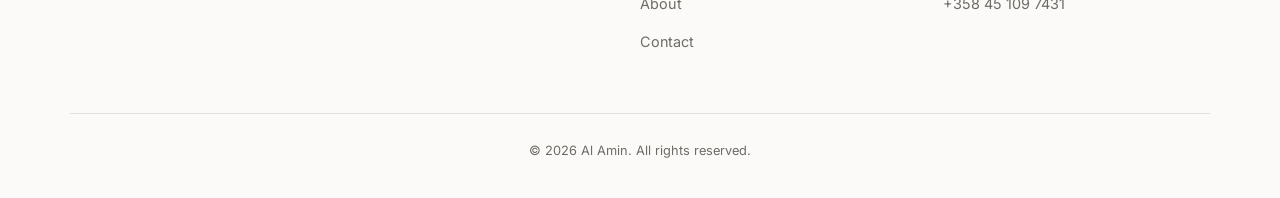
<file: services.html>
<!DOCTYPE html>
<html lang="en">
<head>
    <meta charset="UTF-8">
    <meta name="viewport" content="width=device-width, initial-scale=1.0">
    <title>Services & Pricing | Al Amin — Immigration & Visa Consulting</title>
    <meta name="description" content="Transparent pricing for immigration and visa services: Finnish residence permits, family visas, UK/US/Australia visit visas, Saudi eVisa, and hourly consultancy.">
    <link rel="preconnect" href="https://fonts.googleapis.com">
    <link rel="preconnect" href="https://fonts.gstatic.com" crossorigin>
    <link href="https://fonts.googleapis.com/css2?family=Inter:wght@400;500;600&family=Fraunces:ital,opsz,wght@0,9..144,500;0,9..144,600;1,9..144,500&display=swap" rel="stylesheet">
    <link rel="stylesheet" href="css/style.css?v=2">
</head>
<body>

    <!-- Navigation -->
    <nav class="nav">
        <div class="container nav-inner">
            <a href="index.html" class="brand"><span class="brand-mark">AA</span> Al Amin</a>
            <ul class="nav-links">
                <li><a href="index.html">Home</a></li>
                <li><a href="services.html" class="active">Services</a></li>
                <li><a href="about.html">About</a></li>
                <li><a href="contact.html">Contact</a></li>
                <li class="nav-cta"><a href="contact.html" class="btn btn-primary">Book a Consultation</a></li>
            </ul>
            <button class="nav-toggle" aria-label="Toggle menu" aria-expanded="false">
                <span></span><span></span><span></span>
            </button>
        </div>
        <div class="mobile-menu">
            <div class="container">
                <ul>
                    <li><a href="index.html">Home</a></li>
                    <li><a href="services.html" class="active">Services</a></li>
                    <li><a href="about.html">About</a></li>
                    <li><a href="contact.html">Contact</a></li>
                </ul>
            </div>
        </div>
    </nav>

    <!-- Page hero -->
    <header class="hero hero-compact">
        <div class="container hero-inner">
            <span class="section-kicker">Services &amp; Pricing</span>
            <h1>Clear services.<br><span class="grad-text">Transparent pricing.</span></h1>
            <p class="lead">Every service includes eligibility guidance, document preparation, form completion, and application submission support.</p>
        </div>
    </header>

    <!-- Services grid -->
    <section class="section-flush-top">
        <div class="container">
            <div class="grid grid-3">
                <div class="card reveal">
                    <div class="card-icon">
                        <svg xmlns="http://www.w3.org/2000/svg" width="24" height="24" viewBox="0 0 24 24" fill="none" stroke="currentColor" stroke-width="2" stroke-linecap="round" stroke-linejoin="round"><path d="M3 21h18"/><path d="M5 21V7l7-4 7 4v14"/><path d="M9 21v-6h6v6"/></svg>
                    </div>
                    <h3>Finnish Residence Permit Application</h3>
                    <p>Complete support for your Finnish residence permit — from eligibility check to submission with Migri.</p>
                    <span class="price-badge">€50 / application</span>
                </div>
                <div class="card reveal">
                    <div class="card-icon">
                        <svg xmlns="http://www.w3.org/2000/svg" width="24" height="24" viewBox="0 0 24 24" fill="none" stroke="currentColor" stroke-width="2" stroke-linecap="round" stroke-linejoin="round"><path d="M17 21v-2a4 4 0 0 0-4-4H5a4 4 0 0 0-4 4v2"/><circle cx="9" cy="7" r="4"/><path d="M23 21v-2a4 4 0 0 0-3-3.87"/><path d="M16 3.13a4 4 0 0 1 0 7.75"/></svg>
                    </div>
                    <h3>Family Visa Application</h3>
                    <p>Assistance with family reunification applications so your loved ones can join you sooner.</p>
                    <span class="price-badge">€100</span>
                </div>
                <div class="card reveal">
                    <div class="card-icon">
                        <svg xmlns="http://www.w3.org/2000/svg" width="24" height="24" viewBox="0 0 24 24" fill="none" stroke="currentColor" stroke-width="2" stroke-linecap="round" stroke-linejoin="round"><rect x="2" y="4" width="20" height="16" rx="2"/><path d="M2 10h20"/></svg>
                    </div>
                    <h3>UK Tourist Visa</h3>
                    <p>Guidance and application support for UK Standard Visitor visas — forms, documents, and booking.</p>
                    <span class="price-badge">€100</span>
                </div>
                <div class="card reveal">
                    <div class="card-icon">
                        <svg xmlns="http://www.w3.org/2000/svg" width="24" height="24" viewBox="0 0 24 24" fill="none" stroke="currentColor" stroke-width="2" stroke-linecap="round" stroke-linejoin="round"><path d="M17.8 19.2 16 11l3.5-3.5C21 6 21.5 4 21 3c-1-.5-3 0-4.5 1.5L13 8 4.8 6.2c-.5-.1-.9.1-1.1.5l-.3.5c-.2.5-.1 1 .3 1.3L9 12l-2 3H4l-1 1 3 2 2 3 1-1v-3l3-2 3.5 5.3c.3.4.8.5 1.3.3l.5-.2c.4-.3.6-.7.5-1.2z"/></svg>
                    </div>
                    <h3>US Visit Visa</h3>
                    <p>Support with DS-160 completion, documentation, and interview preparation for B1/B2 visit visas.</p>
                    <span class="price-badge">€100</span>
                </div>
                <div class="card reveal">
                    <div class="card-icon">
                        <svg xmlns="http://www.w3.org/2000/svg" width="24" height="24" viewBox="0 0 24 24" fill="none" stroke="currentColor" stroke-width="2" stroke-linecap="round" stroke-linejoin="round"><circle cx="12" cy="12" r="10"/><path d="M2 12h20"/><path d="M12 2a15.3 15.3 0 0 1 4 10 15.3 15.3 0 0 1-4 10 15.3 15.3 0 0 1-4-10 15.3 15.3 0 0 1 4-10z"/></svg>
                    </div>
                    <h3>Australian Visitor Visa Application</h3>
                    <p>End-to-end help with Australian visitor visa (subclass 600) applications and documentation.</p>
                    <span class="price-badge">€100</span>
                </div>
                <div class="card reveal">
                    <div class="card-icon">
                        <svg xmlns="http://www.w3.org/2000/svg" width="24" height="24" viewBox="0 0 24 24" fill="none" stroke="currentColor" stroke-width="2" stroke-linecap="round" stroke-linejoin="round"><path d="M12 22s8-4 8-10V5l-8-3-8 3v7c0 6 8 10 8 10z"/></svg>
                    </div>
                    <h3>Saudi Tourist eVisa</h3>
                    <p>Fast eVisa processing for Saudi Arabia. <strong>Available for EU passport holders only.</strong></p>
                    <span class="price-badge">€60</span>
                </div>
                <div class="card reveal">
                    <div class="card-icon">
                        <svg xmlns="http://www.w3.org/2000/svg" width="24" height="24" viewBox="0 0 24 24" fill="none" stroke="currentColor" stroke-width="2" stroke-linecap="round" stroke-linejoin="round"><path d="M21 15a2 2 0 0 1-2 2H7l-4 4V5a2 2 0 0 1 2-2h14a2 2 0 0 1 2 2z"/></svg>
                    </div>
                    <h3>Immigration Consultancy</h3>
                    <p>One-to-one consultation for any immigration-related question — honest answers for your specific situation.</p>
                    <span class="price-badge">€60 / hour</span>
                </div>
            </div>

            <p class="reveal fee-note">
                Service fees cover consulting and application support only. Government application/visa fees are paid separately by the client.
            </p>
        </div>
    </section>

    <!-- Disclaimer -->
    <section class="section-alt">
        <div class="container">
            <div class="disclaimer reveal">
                <h3>Disclaimer</h3>
                <p>This service provides immigration consulting and document support only. It does not constitute legal advice or legal representation. We assist with eligibility guidance, document preparation, form completion, and application submission support.</p>
                <p>We are not a licensed law firm, and our consultants are not licensed attorneys (asianajaja). For matters requiring legal representation — including appeals against negative decisions, asylum cases, or other complex legal proceedings — we refer clients to a licensed immigration attorney.</p>
                <p>Final decisions on all applications rest solely with the relevant immigration authority (e.g. Finnish Immigration Service/Migri, UK Home Office, U.S. Department of State, Australian Department of Home Affairs, or the Saudi Ministry of Foreign Affairs). We do not guarantee approval of any application. Service fees cover consulting and application support only, and do not include government application/visa fees, which are paid separately by the client.</p>
            </div>
        </div>
    </section>

    <!-- CTA -->
    <section>
        <div class="container">
            <div class="cta-band reveal">
                <h2>Not sure which service you need?</h2>
                <p>Send a message describing your situation and I'll point you in the right direction — no obligation.</p>
                <div class="hero-actions">
                    <a href="mailto:alaminbrand@gmail.com" class="btn btn-primary">Email Me</a>
                    <a href="https://wa.me/358451097431" target="_blank" rel="noopener" class="btn btn-whatsapp">WhatsApp</a>
                </div>
            </div>
        </div>
    </section>

    <!-- Footer -->
    <footer class="footer-flush">
        <div class="container">
            <div class="footer-grid">
                <div>
                    <h4>Al Amin — Immigration &amp; Visa Consulting</h4>
                    <p>Immigration consulting and document support only — not legal advice or legal representation. Final decisions rest with the relevant immigration authority. Service fees do not include government fees.</p>
                </div>
                <div>
                    <h4>Pages</h4>
                    <ul>
                        <li><a href="index.html">Home</a></li>
                        <li><a href="services.html">Services</a></li>
                        <li><a href="about.html">About</a></li>
                        <li><a href="contact.html">Contact</a></li>
                    </ul>
                </div>
                <div>
                    <h4>Contact</h4>
                    <ul>
                        <li><a href="mailto:alaminbrand@gmail.com">alaminbrand@gmail.com</a></li>
                        <li><a href="https://wa.me/358451097431" target="_blank" rel="noopener">WhatsApp</a></li>
                        <li><a href="tel:+358451097431">+358 45 109 7431</a></li>
                    </ul>
                </div>
            </div>
            <div class="footer-bottom">
                <p>&copy; 2026 Al Amin. All rights reserved.</p>
            </div>
        </div>
    </footer>

    <script src="js/main.js"></script>
</body>
</html>
</file>
<file: css/style.css>
/* ==========================================================================
   Al Amin — Immigration & Visa Consulting
   Paper-minimal editorial theme (reMarkable-inspired) · mobile-first
   ========================================================================== */

:root {
  --bg: #fbfaf8;
  --surface: #ffffff;
  --panel: #f2f0ec;
  --panel-hover: #ecece4;
  --ink: #1a1a1a;
  --ink-soft: #444444;
  --ink-muted: #6f6b66;
  --line: #e5e2dc;
  --accent-green: #1d7a4f;
  --shadow-md: 0 10px 30px -12px rgba(26, 26, 26, 0.12);
  --radius: 16px;
  --radius-lg: 28px;
  --font-display: 'Fraunces', Georgia, serif;
  --font-body: 'Inter', 'Segoe UI', sans-serif;
  --nav-h: 64px;
}

* { box-sizing: border-box; margin: 0; padding: 0; }

html { scroll-behavior: smooth; }

body {
  font-family: var(--font-body);
  background: var(--bg);
  color: var(--ink);
  line-height: 1.7;
  -webkit-font-smoothing: antialiased;
  overflow-x: hidden;
}

img, svg { display: block; max-width: 100%; }

.container {
  width: min(1140px, 100% - 40px);
  margin-inline: auto;
}

/* --------------------------------------------------------------------------
   Typography — editorial serif headlines, quiet body
   -------------------------------------------------------------------------- */
h1, h2, h3 {
  font-family: var(--font-display);
  font-weight: 500;
  line-height: 1.12;
  letter-spacing: -0.01em;
}

h1 { font-size: clamp(2.5rem, 7vw, 4.5rem); }
h2 { font-size: clamp(1.8rem, 4.5vw, 2.9rem); }
h3 { font-size: clamp(1.1rem, 2.5vw, 1.3rem); font-weight: 600; }

.grad-text {
  font-style: italic;
  color: var(--ink);
}

.section-kicker {
  display: inline-block;
  font-family: var(--font-body);
  font-size: 0.74rem;
  font-weight: 600;
  letter-spacing: 0.18em;
  text-transform: uppercase;
  color: var(--ink-muted);
  margin-bottom: 18px;
}

.section-head { max-width: 640px; margin-bottom: 48px; }
.section-head p { color: var(--ink-muted); margin-top: 16px; font-size: 1.05rem; }
.section-head.center { margin-inline: auto; text-align: center; }

section { padding: clamp(64px, 10vw, 120px) 0; }

/* Utilities */
.muted { color: var(--ink-muted); margin-top: 14px; }
.section-flush-top { padding-top: 0; }
.footer-flush { margin-top: 0; }
.hero-compact { padding-bottom: clamp(32px, 5vw, 56px); }
.grid-center { align-items: center; }
.grid-start { align-items: start; }
.grid-narrow { max-width: 760px; margin-inline: auto; }
.mt-18 { margin-top: 18px; }
.mt-26 { margin-top: 26px; }
.view-all { text-align: center; margin-top: 44px; }
.pills-center { justify-content: center; }
.fee-note { margin-top: 32px; color: var(--ink-muted); font-size: 0.9rem; text-align: center; }
.card-icon-green { color: var(--accent-green); }

/* --------------------------------------------------------------------------
   Buttons — quiet pills
   -------------------------------------------------------------------------- */
.btn {
  display: inline-flex;
  align-items: center;
  justify-content: center;
  gap: 8px;
  min-height: 48px;
  padding: 12px 28px;
  border-radius: 999px;
  font-family: var(--font-body);
  font-weight: 600;
  font-size: 0.92rem;
  text-decoration: none;
  cursor: pointer;
  border: none;
  transition: background 0.2s ease, color 0.2s ease, border-color 0.2s ease, opacity 0.2s ease;
}

.btn-primary {
  background: var(--ink);
  color: #fff;
}
.btn-primary:hover { background: #000; }

.btn-outline {
  background: transparent;
  color: var(--ink);
  border: 1px solid var(--ink);
}
.btn-outline:hover { background: var(--ink); color: #fff; }

.btn-whatsapp {
  background: var(--accent-green);
  color: #fff;
}
.btn-whatsapp:hover { background: #155e3d; }

/* --------------------------------------------------------------------------
   Navigation — thin, clean, paper-white
   -------------------------------------------------------------------------- */
.nav {
  position: sticky;
  top: 0;
  z-index: 100;
  background: rgba(251, 250, 248, 0.92);
  -webkit-backdrop-filter: blur(8px);
  backdrop-filter: blur(8px);
  border-bottom: 1px solid var(--line);
}

.nav-inner {
  display: flex;
  align-items: center;
  justify-content: space-between;
  min-height: var(--nav-h);
}

.brand {
  display: flex;
  align-items: center;
  gap: 10px;
  text-decoration: none;
  color: var(--ink);
  font-family: var(--font-display);
  font-weight: 600;
  font-size: 1.15rem;
}

.brand-mark {
  width: 34px;
  height: 34px;
  border-radius: 50%;
  background: var(--ink);
  color: var(--bg);
  display: grid;
  place-items: center;
  font-family: var(--font-body);
  font-size: 0.78rem;
  font-weight: 700;
  letter-spacing: 0.02em;
}

.nav-links {
  display: none;
  list-style: none;
  gap: 2px;
  align-items: center;
}

.nav-links a {
  display: inline-block;
  padding: 8px 14px;
  text-decoration: none;
  color: var(--ink-soft);
  font-weight: 500;
  font-size: 0.88rem;
  border-radius: 999px;
  transition: color 0.2s ease;
}

.nav-links a:hover { color: var(--ink); }
.nav-links a.active {
  color: var(--ink);
  text-decoration: underline;
  text-underline-offset: 6px;
  text-decoration-thickness: 1.5px;
}
.nav-links .nav-cta { margin-left: 14px; }
.nav-links .nav-cta a.btn { color: #fff; min-height: 40px; padding: 8px 20px; font-size: 0.85rem; }

.nav-toggle {
  display: inline-flex;
  flex-direction: column;
  justify-content: center;
  gap: 5px;
  width: 46px;
  height: 46px;
  padding: 13px;
  background: none;
  border: 1px solid var(--line);
  border-radius: 999px;
  cursor: pointer;
}

.nav-toggle span {
  display: block;
  height: 1.5px;
  width: 100%;
  background: var(--ink);
  border-radius: 2px;
  transition: transform 0.25s ease, opacity 0.25s ease;
}

.nav-toggle[aria-expanded="true"] span:nth-child(1) { transform: translateY(6.5px) rotate(45deg); }
.nav-toggle[aria-expanded="true"] span:nth-child(2) { opacity: 0; }
.nav-toggle[aria-expanded="true"] span:nth-child(3) { transform: translateY(-6.5px) rotate(-45deg); }

/* Mobile menu */
.mobile-menu {
  display: none;
  border-top: 1px solid var(--line);
  background: var(--bg);
  padding: 12px 0 20px;
}
.mobile-menu.open { display: block; }

.mobile-menu ul { list-style: none; }

.mobile-menu a {
  display: block;
  padding: 14px 8px;
  text-decoration: none;
  color: var(--ink-soft);
  font-weight: 500;
  font-size: 1rem;
  border-bottom: 1px solid var(--line);
}
.mobile-menu a:hover, .mobile-menu a.active { color: var(--ink); }

/* --------------------------------------------------------------------------
   Hero — calm, editorial, centered
   -------------------------------------------------------------------------- */
.hero {
  position: relative;
  padding: clamp(72px, 12vw, 150px) 0 clamp(56px, 9vw, 110px);
}

.hero-inner { text-align: center; max-width: 820px; margin-inline: auto; }

.hero .section-kicker { margin-bottom: 24px; }

.hero p.lead {
  color: var(--ink-muted);
  font-size: clamp(1.02rem, 2.5vw, 1.25rem);
  max-width: 640px;
  margin: 26px auto 40px;
}

.hero-actions {
  display: flex;
  flex-wrap: wrap;
  gap: 14px;
  justify-content: center;
}

.hero-stats {
  display: grid;
  grid-template-columns: repeat(3, 1fr);
  gap: 1px;
  margin-top: clamp(48px, 8vw, 80px);
  background: var(--line);
  border: 1px solid var(--line);
  border-radius: var(--radius);
  overflow: hidden;
}

.stat {
  background: var(--surface);
  padding: 22px 12px;
}

.stat strong {
  display: block;
  font-family: var(--font-display);
  font-size: clamp(1.4rem, 4vw, 2rem);
  font-weight: 500;
  color: var(--ink);
}

.stat span {
  font-size: 0.74rem;
  color: var(--ink-muted);
  font-weight: 500;
  letter-spacing: 0.06em;
  text-transform: uppercase;
}

/* --------------------------------------------------------------------------
   Cards — flat, warm gray panels
   -------------------------------------------------------------------------- */
.grid {
  display: grid;
  grid-template-columns: 1fr;
  gap: 20px;
}

.card {
  position: relative;
  background: var(--panel);
  border-radius: var(--radius-lg);
  padding: 32px 28px;
  transition: background 0.25s ease, transform 0.25s ease, box-shadow 0.25s ease;
}

.card:hover {
  background: var(--panel-hover);
  transform: translateY(-3px);
}

.card-icon {
  width: 46px;
  height: 46px;
  border-radius: 50%;
  background: var(--surface);
  border: 1px solid var(--line);
  display: grid;
  place-items: center;
  margin-bottom: 20px;
  color: var(--ink);
}

.card h3 { margin-bottom: 10px; }
.card p { color: var(--ink-muted); font-size: 0.93rem; }

.price-badge {
  display: inline-block;
  margin-top: 20px;
  padding: 7px 16px;
  border-radius: 999px;
  background: var(--ink);
  color: var(--bg);
  font-family: var(--font-body);
  font-weight: 600;
  font-size: 0.85rem;
  letter-spacing: 0.01em;
}

/* Skills pills */
.pills { display: flex; flex-wrap: wrap; gap: 10px; }

.pill {
  background: transparent;
  border: 1px solid var(--ink);
  border-radius: 999px;
  padding: 9px 20px;
  font-size: 0.86rem;
  font-weight: 500;
  color: var(--ink);
  transition: background 0.2s ease, color 0.2s ease;
}
.pill:hover { background: var(--ink); color: var(--bg); }

/* --------------------------------------------------------------------------
   Section backgrounds — quiet warm panels
   -------------------------------------------------------------------------- */
.section-alt {
  background: var(--panel);
  border-top: 1px solid var(--line);
  border-bottom: 1px solid var(--line);
}

.section-alt .card { background: var(--surface); }
.section-alt .card:hover { background: var(--surface); box-shadow: var(--shadow-md); }

/* CTA band — ink black */
.cta-band {
  position: relative;
  background: var(--ink);
  border-radius: var(--radius-lg);
  padding: clamp(44px, 7vw, 80px);
  text-align: center;
  color: var(--bg);
}

.cta-band h2 { color: var(--bg); margin-bottom: 14px; }
.cta-band p { color: rgba(251, 250, 248, 0.7); max-width: 520px; margin: 0 auto 32px; }

.cta-band .btn-primary {
  background: var(--bg);
  color: var(--ink);
}
.cta-band .btn-primary:hover { background: #fff; }

/* --------------------------------------------------------------------------
   Contact cards
   -------------------------------------------------------------------------- */
.contact-card {
  text-align: center;
  padding: 40px 26px;
}

.contact-card .card-icon { margin-inline: auto; width: 54px; height: 54px; }
.contact-card h3 { margin-top: 6px; }
.contact-card p { margin: 8px 0 22px; word-break: break-word; }

/* --------------------------------------------------------------------------
   Disclaimer — understated, bordered
   -------------------------------------------------------------------------- */
.disclaimer {
  background: var(--surface);
  border: 1px solid var(--line);
  border-radius: var(--radius-lg);
  padding: 36px 32px;
}

.disclaimer h3 { display: flex; align-items: center; gap: 10px; color: var(--ink); margin-bottom: 16px; }
.disclaimer p { color: var(--ink-muted); font-size: 0.92rem; margin-bottom: 14px; }
.disclaimer p:last-child { margin-bottom: 0; }

/* --------------------------------------------------------------------------
   Footer — paper white, quiet
   -------------------------------------------------------------------------- */
footer {
  background: var(--bg);
  color: var(--ink-muted);
  border-top: 1px solid var(--line);
  padding: clamp(48px, 8vw, 72px) 0 36px;
  margin-top: clamp(64px, 10vw, 120px);
}

.footer-grid {
  display: grid;
  grid-template-columns: 1fr;
  gap: 36px;
  margin-bottom: 48px;
}

.footer-grid h4 {
  color: var(--ink);
  font-family: var(--font-body);
  font-size: 0.78rem;
  font-weight: 600;
  letter-spacing: 0.14em;
  text-transform: uppercase;
  margin-bottom: 16px;
}

.footer-grid ul { list-style: none; }
.footer-grid li { margin-bottom: 10px; }
.footer-grid a { color: var(--ink-muted); text-decoration: none; font-size: 0.9rem; transition: color 0.2s ease; }
.footer-grid a:hover { color: var(--ink); }
.footer-grid p { font-size: 0.86rem; line-height: 1.75; }

.footer-bottom {
  border-top: 1px solid var(--line);
  padding-top: 26px;
  font-size: 0.8rem;
  text-align: center;
}

/* --------------------------------------------------------------------------
   Scroll reveal — subtle fade-up
   -------------------------------------------------------------------------- */
.reveal {
  opacity: 0;
  transform: translateY(18px);
  transition: opacity 0.7s ease, transform 0.7s ease;
}
.reveal.visible { opacity: 1; transform: none; }

@media (prefers-reduced-motion: reduce) {
  html { scroll-behavior: auto; }
  *, *::before, *::after { transition: none !important; animation: none !important; }
  .reveal { opacity: 1; transform: none; }
}

/* --------------------------------------------------------------------------
   Breakpoints
   -------------------------------------------------------------------------- */
@media (min-width: 640px) {
  .grid-2 { grid-template-columns: repeat(2, 1fr); }
}

@media (min-width: 768px) {
  .grid-3 { grid-template-columns: repeat(2, 1fr); }
}

@media (min-width: 1024px) {
  .nav-links { display: flex; }
  .nav-toggle { display: none; }
  .mobile-menu { display: none !important; }
  .grid-3 { grid-template-columns: repeat(3, 1fr); }
  .footer-grid { grid-template-columns: 2fr 1fr 1fr; }
}
</file>
